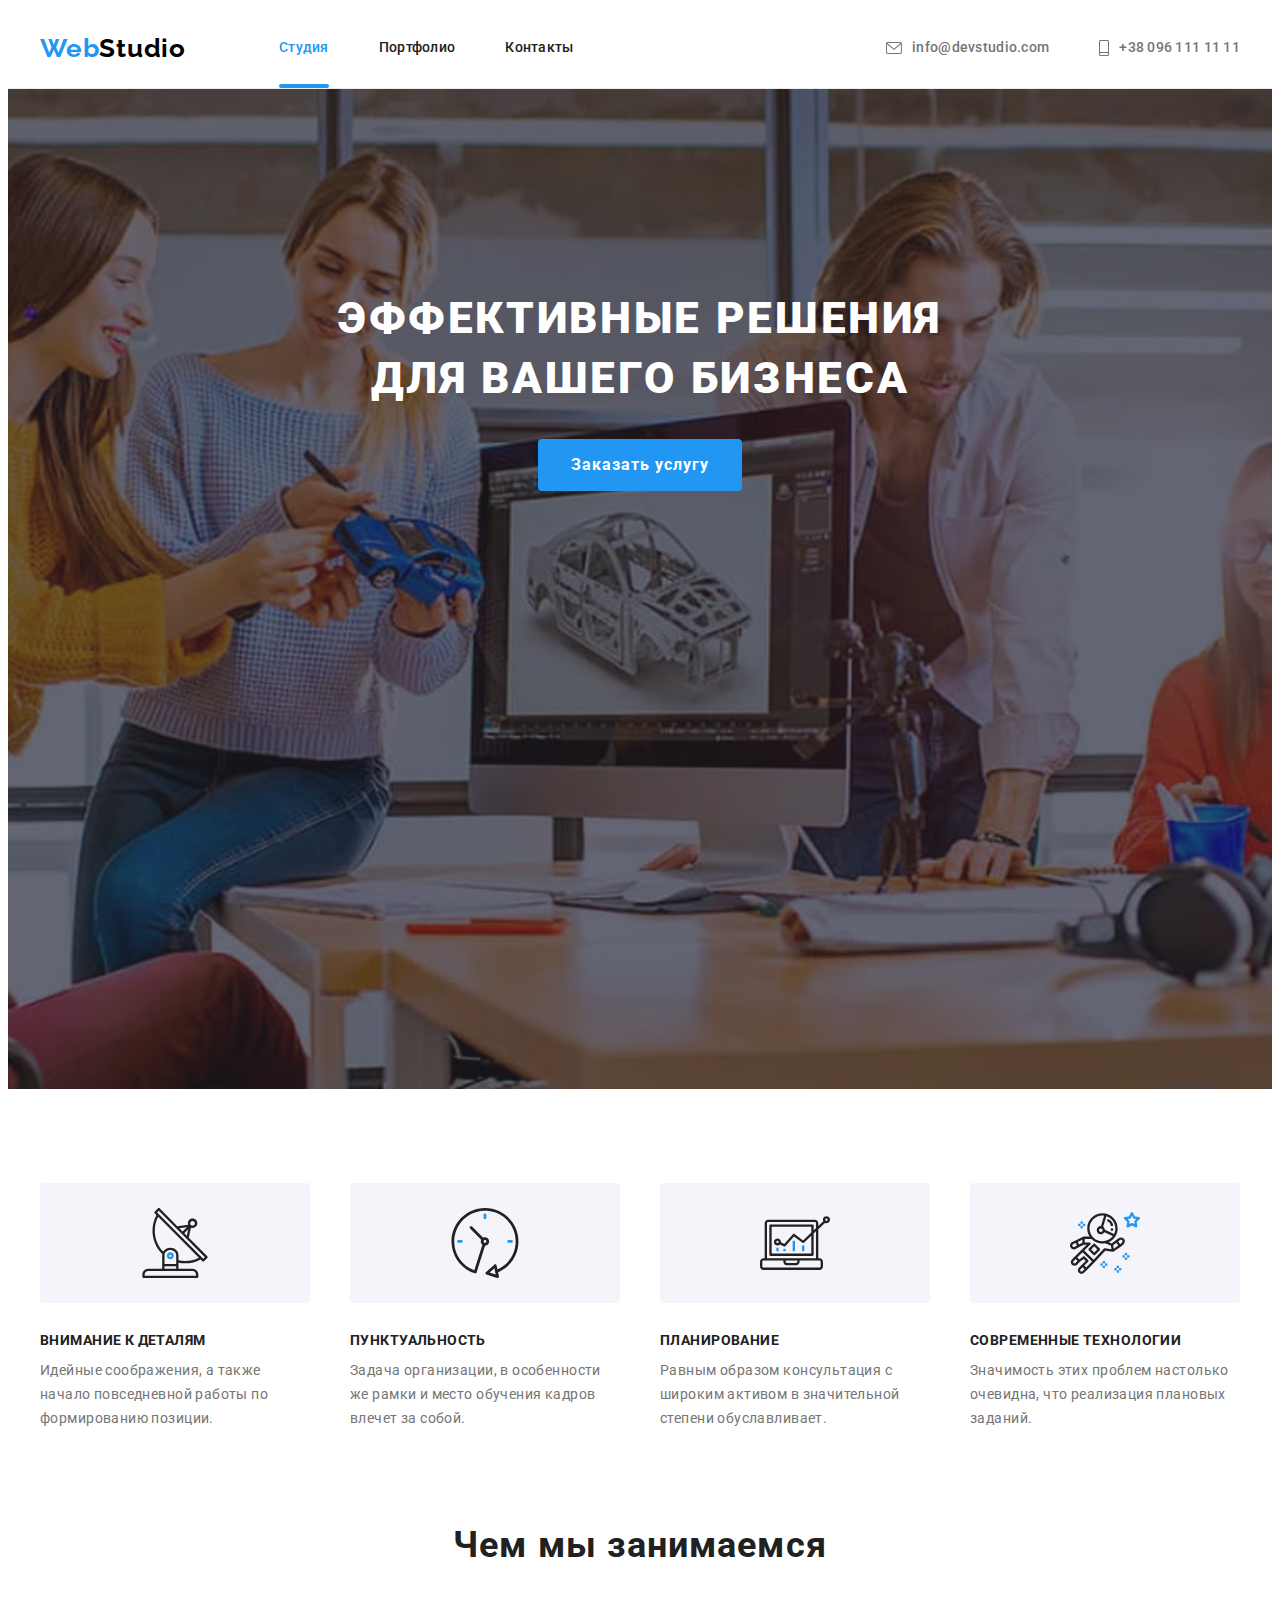
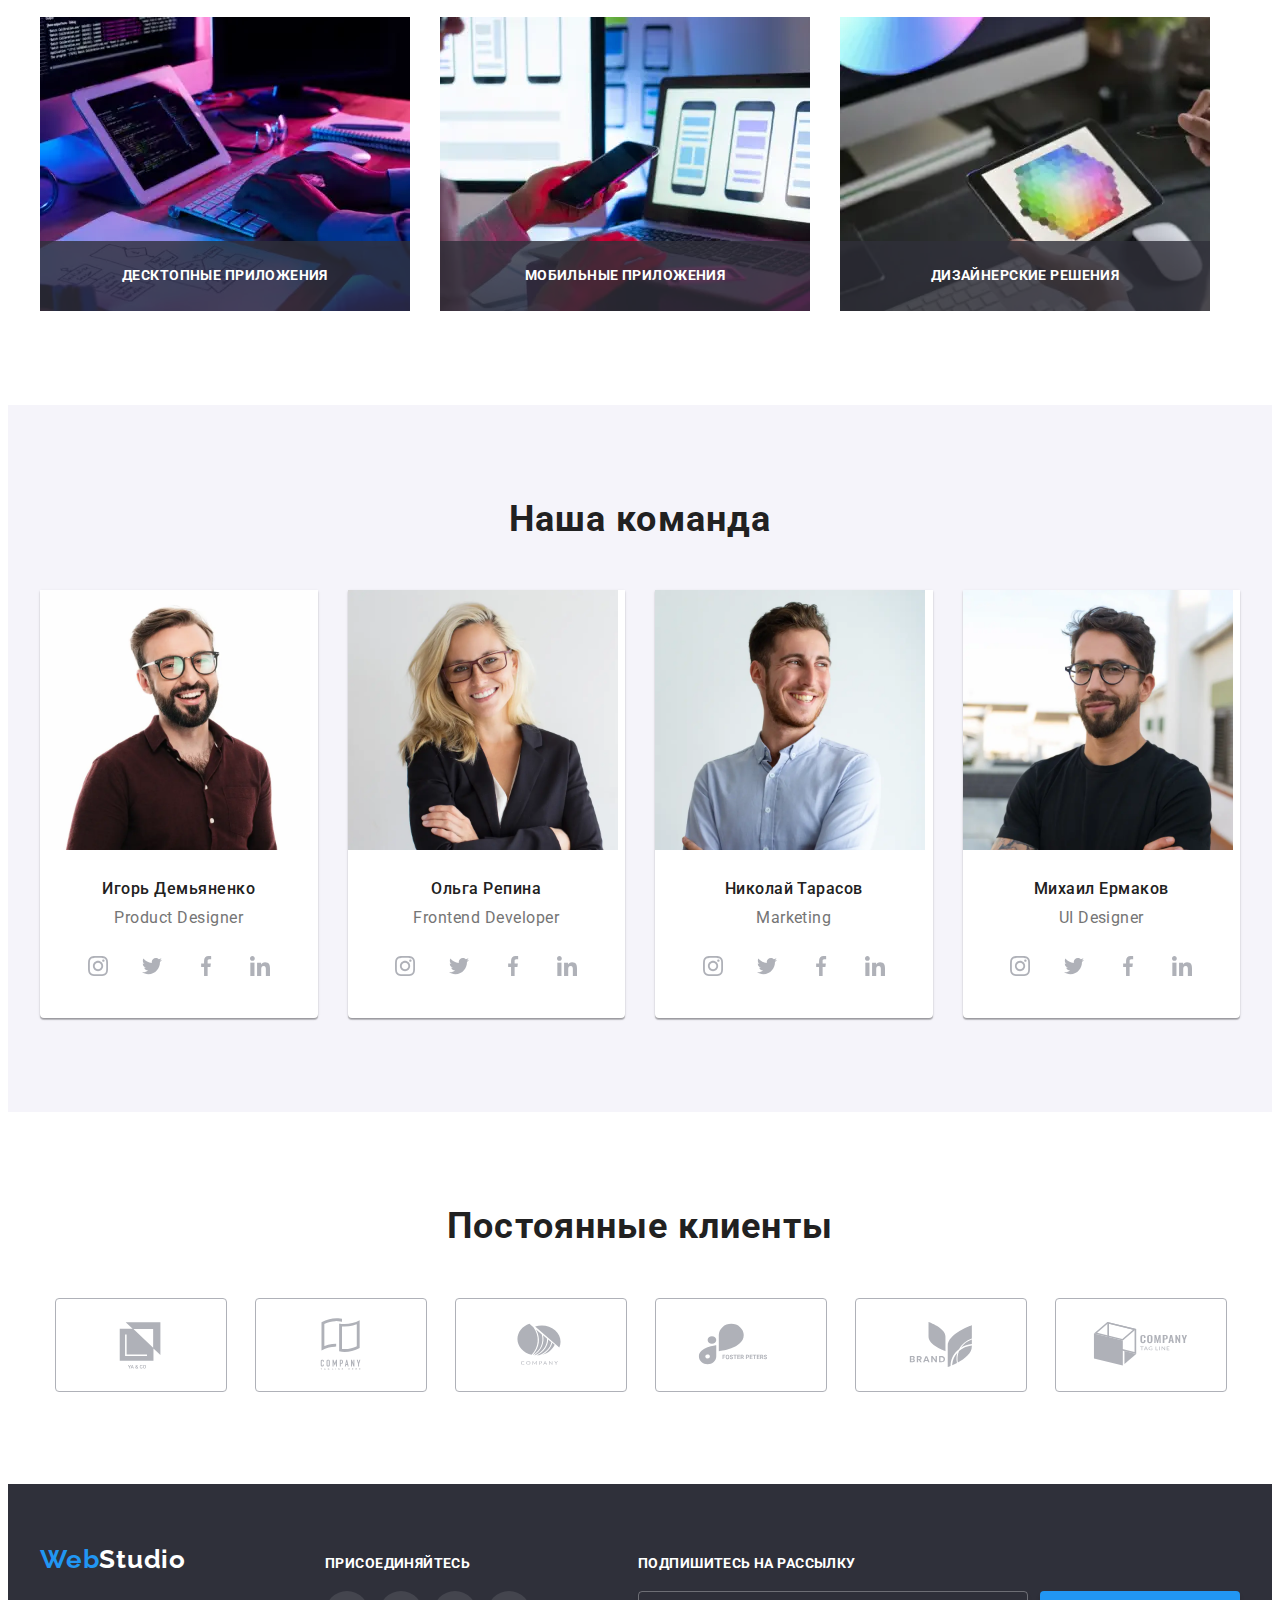
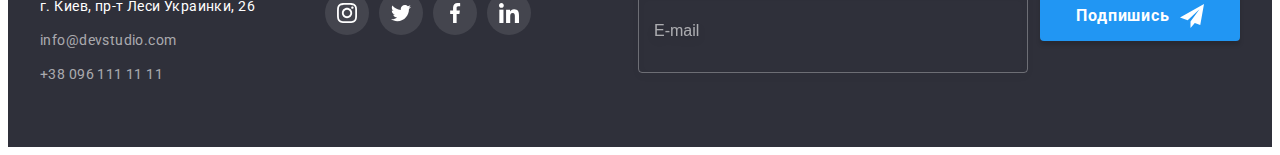
<file: index.html>
<!DOCTYPE html>
<html lang="ru">

<head>
  <meta charset="UTF-8" />
  <meta http-equiv="X-UA-Compatible" content="IE=edge" />
  <meta name="viewport" content="width=device-width, initial-scale=1.0" />
  <title>Studio</title>
  <link rel="preconnect" href="https://fonts.googleapis.com" />
  <link rel="preconnect" href="https://fonts.gstatic.com" crossorigin />
  <link href="https://fonts.googleapis.com/css2?family=Raleway:wght@700&family=Roboto:wght@400;500;700;900&display=swap"
    rel="stylesheet" />
  <link rel="stylesheet" href="https://cdnjs.cloudflare.com/ajax/libs/modern-normalize/1.1.0/modern-normalize.min.css"
    integrity="sha512-wpPYUAdjBVSE4KJnH1VR1HeZfpl1ub8YT/NKx4PuQ5NmX2tKuGu6U/JRp5y+Y8XG2tV+wKQpNHVUX03MfMFn9Q=="
    crossorigin="anonymous" referrerpolicy="no-referrer" />
  <link rel="stylesheet" href="./css/styles.css" />
</head>

<body>
  <!-- Header-->
  <header class="header">
    <div class="container">
      <!--Main Navigation-->
      <nav class="header-nav">
        <a href="./index.html" lang="en" class="header-logo link">
          <span class="logo-accent">Web</span>Studio
        </a>
        <ul class="header-list list">
          <li class="header-item">
            <a href="" class="header-link link active">Студия</a>
          </li>
          <li class="header-item">
            <a href="./portfolio.html" class="header-link link">Портфолио</a>
          </li>
          <li class="header-item">
            <a href="" class="header-link link"> Контакты</a>
          </li>
        </ul>
      </nav>
      <!-- Header Contacts-->
      <ul class="header-contacts-list list">
        <li class="header-item">
          <a href="mailto:info@devstudio.com" class="header-email link">
            <svg class="heder-mail-icon" width="16" height="12">
              <use href="./images/icons.svg#mail"></use>
            </svg>
            info@devstudio.com</a>
        </li>
        <li class="header-item">
          <a href="tel:+380961111111" class="header-tel link">
            <svg class="heder-tel-icon" width="10" height="16">
              <use href="./images/icons.svg#tel"></use>
            </svg>
            +38 096 111 11 11</a>
        </li>
      </ul>
    </div>
  </header>
  <!-- Main Content-->
  <main>
    <!-- Hero-->
    <section class="hero">

      <div class="container">
        <h1 class="hero-title">Эффективные решения для вашего бизнеса</h1>
        <button type="button" class="hero-btn" data-modal-open>Заказать услугу</button>
      </div>

    </section>
    <!-- Features-->
    <section class="features">
      <div class="container">
        <h2 class="features-title visually-hidden">Наши особенности</h2>
        <ul class="features-list list">
          <li class="features-item">
            <div class="features-thumb">
              <svg class="features-icon" width="70" height="70">
                <use href="./images/icons.svg#antenna"></use>
              </svg>
            </div>
            <h3 class="features-subtitle">Внимание к деталям</h3>
            <p class="features-text">
              Идейные соображения, а также начало повседневной работы по формированию позиции.
            </p>
          </li>
          <li class="features-item">
            <div class="features-thumb">
              <svg class="features-icon" width="70" height="70">
                <use href="./images/icons.svg#clock"></use>
              </svg>
            </div>
            <h3 class="features-subtitle">Пунктуальность</h3>
            <p class="features-text">
              Задача организации, в особенности же рамки и место обучения кадров влечет за собой.
            </p>
          </li>
          <li class="features-item">
            <div class="features-thumb">
              <svg class="features-icon" width="70" height="70">
                <use href="./images/icons.svg#diagram"></use>
              </svg>
            </div>
            <h3 class="features-subtitle">Планирование</h3>
            <p class="features-text">
              Равным образом консультация с широким активом в значительной степени обуславливает.
            </p>
          </li>
          <li class="features-item">
            <div class="features-thumb">
              <svg class="features-icon" width="70" height="70">
                <use href="./images/icons.svg#astronaut"></use>
              </svg>
            </div>
            <h3 class="features-subtitle">Современные технологии</h3>
            <p class="features-text">
              Значимость этих проблем настолько очевидна, что реализация плановых заданий.
            </p>
          </li>
        </ul>
      </div>

    </section>
    <!-- PRODUCTS -->
    <section class="products">
      <div class="container">
        <h2 class="products-title">Чем мы занимаемся</h2>
        <ul class="products-list list">
          <li class="products-item">
            <img src="./images/box1.webp" alt="Десктопные приложения" width="370" />
            <h3 class="products-item-title">Десктопные приложения</h3>
          </li>
          <li class="products-item">
            <img src="./images/box2.webp" alt="Мобильные приложения" width="370" />
            <h3 class="products-item-title">Мобильные приложения</h3>
          </li>
          <li class="products-item">
            <img src="./images/box3.webp" alt="Дизайнерские решения" width="370" />
            <h3 class="products-item-title">Дизайнерские решения</h3>
          </li>
        </ul>
      </div>
    </section>
    <!--  Our team-->
    <section class="team">
      <div class="container">
        <h2 class="team-title">Наша команда</h2>
        <ul class="team-list list">
          <li class="team-item">
            <img src="./images/photo1.webp" alt="Игорь Демьяненко - разработчик продукта" width="270" />
            <div class="team-title-wrap">
              <h3 class="team-subtitle">Игорь Демьяненко</h3>
              <p lang="en" class="team-text">Product Designer</p>
              <ul class="masters-soc-list list">
                <li class="masters-soc-item"><a href="" class="master-soc-link link">
                    <svg class="masters-soc-icon" width="20" height="20">
                      <use href="./images/icons.svg#instagram"></use>
                    </svg>
                  </a></li>
                <li class="masters-soc-item"><a href="" class="master-soc-link link">
                    <svg class="masters-soc-icon" width="20" height="20">
                      <use href="./images/icons.svg#twitter"></use>
                    </svg>
                  </a></li>
                <li class="masters-soc-item"><a href="" class="master-soc-link link">
                    <svg class="masters-soc-icon" width="20" height="20">
                      <use href="./images/icons.svg#facebook"></use>
                    </svg>
                  </a></li>
                <li class="masters-soc-item"><a href="" class="master-soc-link link">
                    <svg class="masters-soc-icon" width="20" height="20">
                      <use href="./images/icons.svg#linkedin"></use>
                    </svg>
                  </a></li>
              </ul>
            </div>
          </li>
          <li class="team-item">
            <img src="./images/photo2.webp" alt="Ольга Репина - фронтенд разработчик" width="270" />
            <div class="team-title-wrap">
              <h3 class="team-subtitle">Ольга Репина</h3>
              <p lang="en" class="team-text">Frontend Developer</p>
              <ul class="masters-soc-list list">
                <li class="masters-soc-item"><a href="" class="master-soc-link link">
                    <svg class="masters-soc-icon" width="20" height="20">
                      <use href="./images/icons.svg#instagram"></use>
                    </svg>
                  </a></li>
                <li class="masters-soc-item"><a href="" class="master-soc-link link">
                    <svg class="masters-soc-icon" width="20" height="20">
                      <use href="./images/icons.svg#twitter"></use>
                    </svg>
                  </a></li>
                <li class="masters-soc-item"><a href="" class="master-soc-link link">
                    <svg class="masters-soc-icon" width="20" height="20">
                      <use href="./images/icons.svg#facebook"></use>
                    </svg>
                  </a></li>
                <li class="masters-soc-item"><a href="" class="master-soc-link link">
                    <svg class="masters-soc-icon" width="20" height="20">
                      <use href="./images/icons.svg#linkedin"></use>
                    </svg>
                  </a></li>
              </ul>
            </div>
          </li>
          <li class="team-item">
            <img src="./images/photo3.webp" alt="Николай Тарасов - маркетинг менеджер" width="270" />
            <div class="team-title-wrap">
              <h3 class="team-subtitle">Николай Тарасов</h3>
              <p lang="en" class="team-text">Marketing</p>
              <ul class="masters-soc-list list">
                <li class="masters-soc-item"><a href="" class="master-soc-link link">
                    <svg class="masters-soc-icon" width="20" height="20">
                      <use href="./images/icons.svg#instagram"></use>
                    </svg>
                  </a></li>
                <li class="masters-soc-item"><a href="" class="master-soc-link link">
                    <svg class="masters-soc-icon" width="20" height="20">
                      <use href="./images/icons.svg#twitter"></use>
                    </svg>
                  </a></li>
                <li class="masters-soc-item"><a href="" class="master-soc-link link">
                    <svg class="masters-soc-icon" width="20" height="20">
                      <use href="./images/icons.svg#facebook"></use>
                    </svg>
                  </a></li>
                <li class="masters-soc-item"><a href="" class="master-soc-link link">
                    <svg class="masters-soc-icon" width="20" height="20">
                      <use href="./images/icons.svg#linkedin"></use>
                    </svg>
                  </a></li>
              </ul>
            </div>
          </li>
          <li class="team-item">
            <img src="./images/photo4.webp" alt="Михаил Ермаков - разработчик интерфейса" width="270" />
            <div class="team-title-wrap">
              <h3 class="team-subtitle">Михаил Ермаков</h3>
              <p lang="en" class="team-text">UI Designer</p>
              <ul class="masters-soc-list list">
                <li class="masters-soc-item"><a href="" class="master-soc-link link">
                    <svg class="masters-soc-icon" width="20" height="20">
                      <use href="./images/icons.svg#instagram"></use>
                    </svg>
                  </a></li>
                <li class="masters-soc-item"><a href="" class="master-soc-link link">
                    <svg class="masters-soc-icon" width="20" height="20">
                      <use href="./images/icons.svg#twitter"></use>
                    </svg>
                  </a></li>
                <li class="masters-soc-item"><a href="" class="master-soc-link link">
                    <svg class="masters-soc-icon" width="20" height="20">
                      <use href="./images/icons.svg#facebook"></use>
                    </svg>
                  </a></li>
                <li class="masters-soc-item"><a href="" class="master-soc-link link">
                    <svg class="masters-soc-icon" width="20" height="20">
                      <use href="./images/icons.svg#linkedin"></use>
                    </svg>
                  </a></li>
              </ul>
            </div>
          </li>
        </ul>
      </div>
    </section>
    <section class="clients">
      <div class="container">
        <h2 class="clients-title">Постоянные клиенты</h2>
        <ul class="clients-list list">
          <li class="clients-item">
            <a href="" class="clients-link">
              <svg class="clients-icon" width="106" height="60">
                <use href="./images/icons.svg#clients1"></use>
              </svg>
            </a>
          </li>
          <li class="clients-item">
            <a href="" class="clients-link">
              <svg class="clients-icon" width="106" height="60">
                <use href="./images/icons.svg#clients2"></use>
              </svg>
            </a>
          </li>
          <li class="clients-item">
            <a href="" class="clients-link">
              <svg class="clients-icon" width="106" height="60">
                <use href="./images/icons.svg#clients3"></use>
              </svg>
            </a>
          </li>
          <li class="clients-item">
            <a href="" class="clients-link">
              <svg class="clients-icon" width="106" height="60">
                <use href="./images/icons.svg#clients"></use>
              </svg>
            </a>
          </li>
          <li class="clients-item">
            <a href="" class="clients-link">
              <svg class="clients-icon" width="106" height="60">
                <use href="./images/icons.svg#clients5"></use>
              </svg>
            </a>
          </li>
          <li class="clients-item">
            <a href="" class="clients-link">
              <svg class="clients-icon" width="106" height="60">
                <use href="./images/icons.svg#clients6"></use>
              </svg>
            </a>
          </li>

        </ul>
      </div>
    </section>

  </main>
  <!--Footer-->
  <footer class="footer">
    <div class="container">
      <div class="footer-address-wrap">
        <a href="./index.html" lang="en" class="footer-logo link">
          <span class="logo-accent">Web</span>Studio
        </a>
        <address class="address">
          <ul class="footer-list list">
            <li class="footer-item">
              <a href="" class="footer-address link"> г. Киев, пр-т Леси Украинки, 26</a>
            </li>
            <li class="footer-item">
              <a href="mailto:info@devstudio.com" class="footer-email link">info@devstudio.com</a>
            </li>
            <li class="footer-item">
              <a href="tel:+380961111111" class="footer-tel link">+38 096 111 11 11</a>
            </li>
          </ul>
        </address>
      </div>
      <div class="footer-soc">
        <p class="footer-soc-title">присоединяйтесь</p>
        <ul class="footer-soc-list list">
          <li class="footer-soc-item"><a href="" class="footer-soc-link link">
              <svg class="footer-soc-icon" width="20" height="20">
                <use href="./images/icons.svg#instagram"></use>
              </svg>
            </a></li>
          <li class="footer-soc-item"><a href="" class="footer-soc-link link">
              <svg class="footer-soc-icon" width="20" height="20">
                <use href="./images/icons.svg#twitter"></use>
              </svg>
            </a></li>
          <li class="footer-soc-item"><a href="" class="footer-soc-link link">
              <svg class="footer-soc-icon" width="20" height="20">
                <use href="./images/icons.svg#facebook"></use>
              </svg>
            </a></li>
          <li class="footer-soc-item"><a href="" class="footer-soc-link link">
              <svg class="footer-soc-icon" width="20" height="20">
                <use href="./images/icons.svg#linkedin"></use>
              </svg>
            </a></li>
        </ul>
      </div>
      <div class="footer-connect">
        <p class="footer-soc-title">Подпишитесь на рассылку
        </p>
        <form class="subscribe-form">
          <label for="subscribe-email" class="input-label visually-hidden">E-mail</label>
          <input type="email" name="subscribe-email" placeholder="E-mail" class="subscribe-input" required
            id="subscribe-email">
          <button type="submit" class="hero-btn subscribe-btn">Подпишись
            <svg class="footer-subscribe-icon" width="24" height="24">
              <use href="./images/icons.svg#icon-send"></use>
            </svg>
          </button>
        </form>
      </div>
    </div>
  </footer>
  <div class="backdrop is-hidden" data-modal>
    <div class="modal">
      <button type="button" class="modal-close-btn" data-modal-close>
        <svg class="close-btn" width="18" height="18">
          <use href="./images/icons.svg#close"></use>
        </svg>
      </button>
      <p class="modal-title">Оставьте свои данные, мы вам перезвоним</p>
      <form class="modal-form">
        <div class="modal-field">

          <label for="user-name" class="input-label">Имя</label>
          <div class="input-wrap">
            <input type="text" name="user-name" class="modal-input" required id="user-name">
            <svg class="input-icon" width="12" height="12">
              <use href="./images/icons.svg#person"></use>
            </svg>
          </div>
        </div>
        <div class="modal-field">
          <label for="user-tel" class="input-label">Телефон</label>
          <div class="input-wrap">
            <input type="tel" name="user-tel" class="modal-input" required maxlength="10" id="user-tel">
            <svg class="input-icon" width="12" height="12">
              <use href="./images/icons.svg#tel2"></use>
            </svg>
          </div>
        </div>
        <div class="modal-field">
          <label for="user-email" class="input-label">Почта</label>
          <div class="input-wrap">
            <input type="email" name="user-email" class="modal-input" required id="user-email">
            <svg class="input-icon" width="12" height="12">
              <use href="./images/icons.svg#email"></use>
            </svg>
          </div>
        </div>
        <div class="modal-field margin-btm-20">
          <label for="modal-text" class="input-label">Коментарий</label>
          <textarea name="modal-text" id="modal-text" class="modal-text" placeholder="Введите текст"></textarea>
        </div>
        <div class="modal-field margin-btm-30">
          <input type="checkbox" name="privacy" id="privacy" class="input-check visually-hidden">
          <label for="privacy" class="check-text">Соглашаюсь с рассылкой и принимаю <a href=""> Условия
              договора</a></label>
        </div>
        <button type="submit" class="hero-btn">Отправить</button>
      </form>
    </div>
  </div>
  <script src="./js/modal.js"></script>
</body>

</html>
</file>
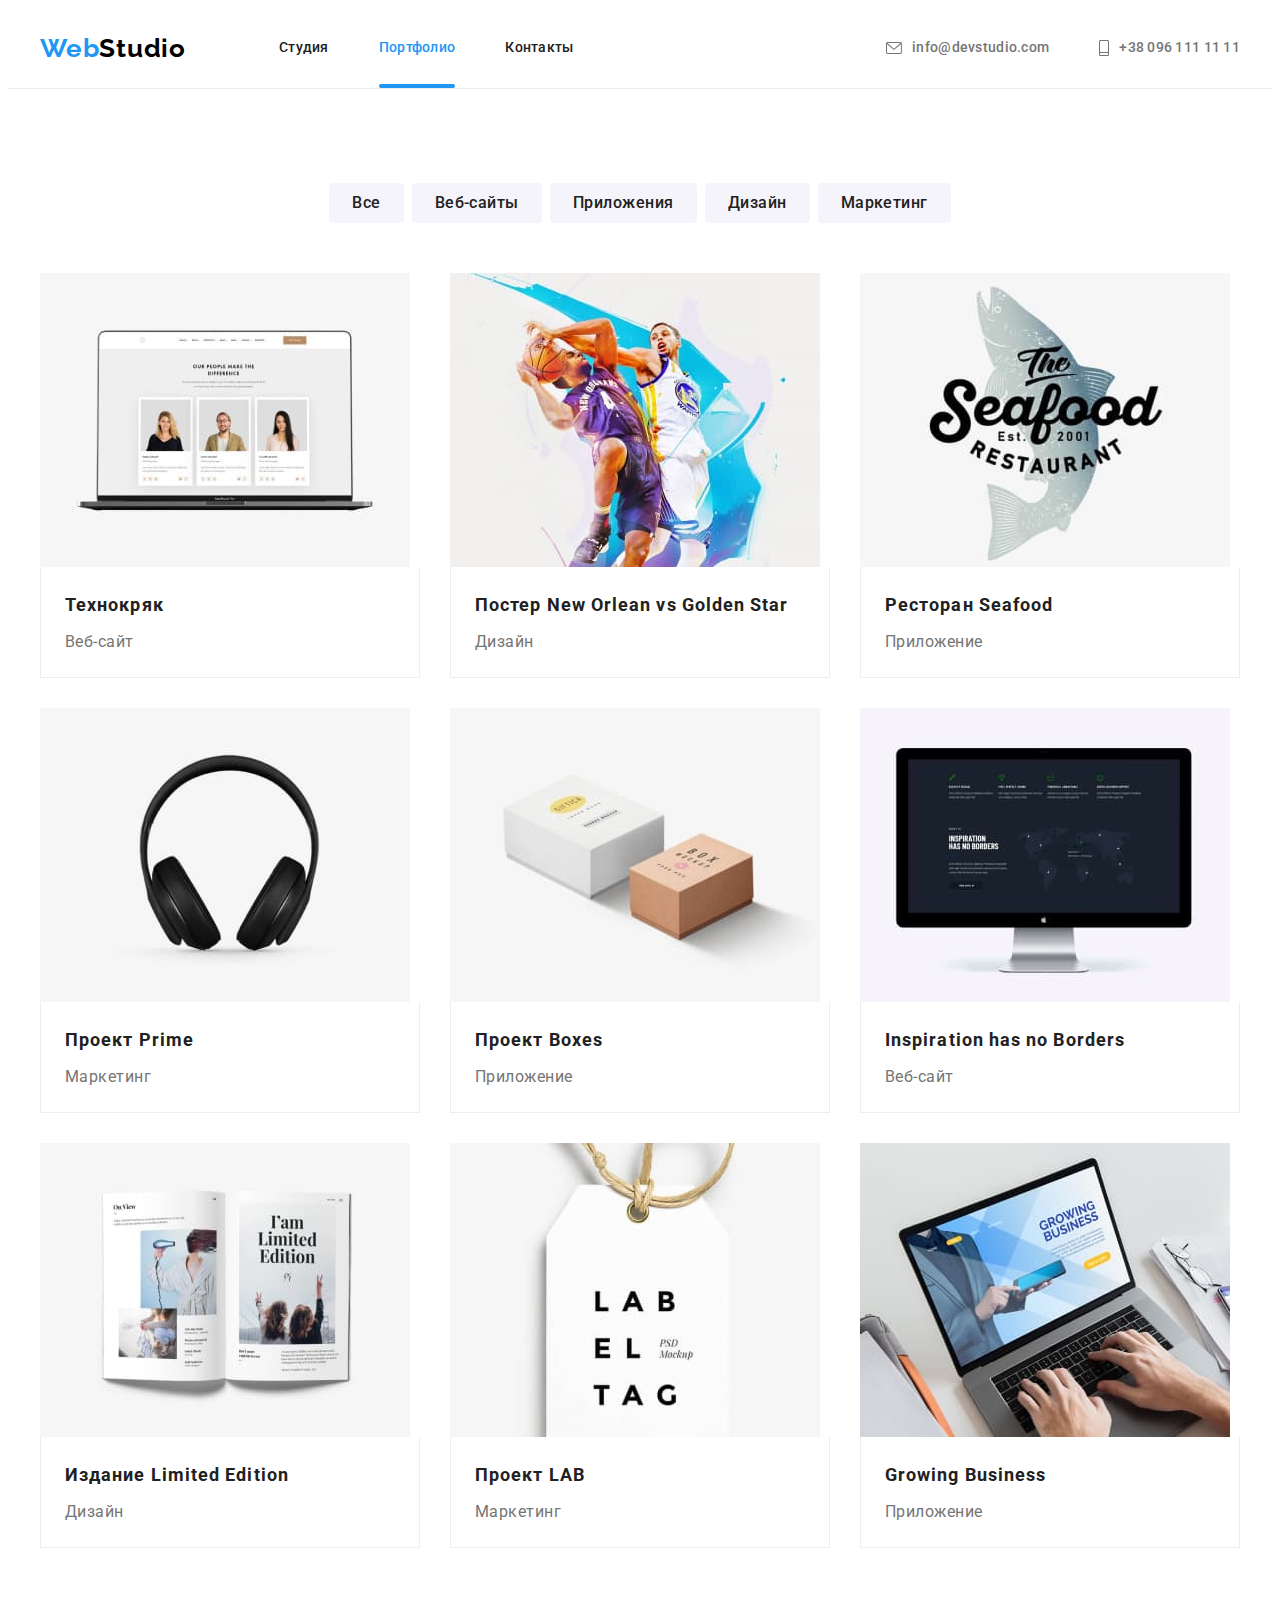
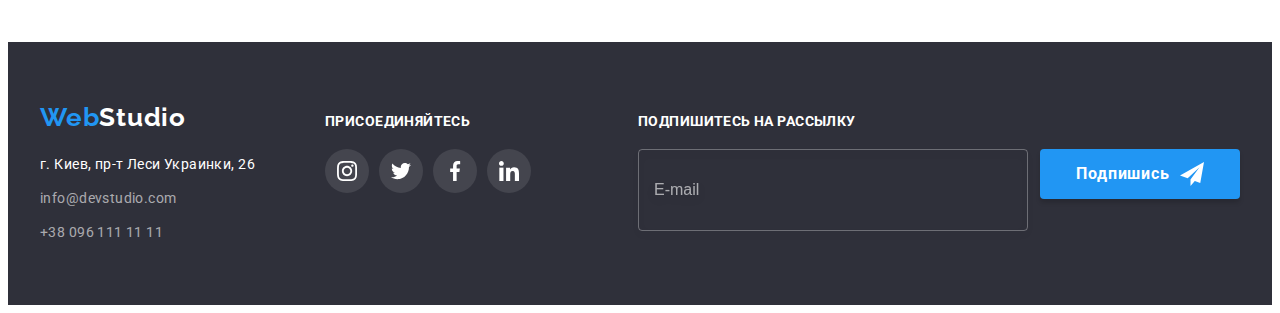
<file: portfolio.html>
<!DOCTYPE html>
<html lang="ru">

<head>
  <meta charset="UTF-8" />
  <meta http-equiv="X-UA-Compatible" content="IE=edge" />
  <meta name="viewport" content="width=device-width, initial-scale=1.0" />
  <title>Portfolio</title>
  <link rel="preconnect" href="https://fonts.googleapis.com" />
  <link rel="preconnect" href="https://fonts.gstatic.com" crossorigin />
  <link href="https://fonts.googleapis.com/css2?family=Raleway:wght@700&family=Roboto:wght@400;500;700;900&display=swap"
    rel="stylesheet" />
  <link rel="stylesheet" href="https://cdnjs.cloudflare.com/ajax/libs/modern-normalize/1.1.0/modern-normalize.min.css"
    integrity="sha512-wpPYUAdjBVSE4KJnH1VR1HeZfpl1ub8YT/NKx4PuQ5NmX2tKuGu6U/JRp5y+Y8XG2tV+wKQpNHVUX03MfMFn9Q=="
    crossorigin="anonymous" referrerpolicy="no-referrer" />
  <link rel="stylesheet" href="./css/styles.css" />
</head>

<body>
  <!-- Header-->
  <header class="header">
    <div class="container">
      <!--Main Navigation-->
      <nav class="header-nav">
        <a href="./index.html" lang="en" class="header-logo link">
          <span class="logo-accent">Web</span>Studio
        </a>
        <ul class="header-list list">
          <li class="header-item">
            <a href="./index.html" class="header-link link">Студия</a>
          </li>
          <li class="header-item">
            <a href="" class="header-link link active">Портфолио</a>
          </li>
          <li class="header-item">
            <a href="" class="header-link link"> Контакты</a>
          </li>
        </ul>
      </nav>
      <!-- Header Contacts-->
      <ul class="header-contacts-list list">
        <li class="header-item">
          <a href="mailto:info@devstudio.com" class="header-email link">
            <svg class="heder-mail-icon" width="16" height="12">
              <use href="./images/icons.svg#mail"></use>
            </svg>
            info@devstudio.com</a>
        </li>
        <li class="header-item">
          <a href="tel:+380961111111" class="header-tel link">
            <svg class="heder-tel-icon" width="10" height="16">
              <use href="./images/icons.svg#tel"></use>
            </svg>
            +38 096 111 11 11</a>
        </li>
      </ul>
    </div>
  </header>
  <!-- Main Content-->
  <main>
    <section class="portfolio">
      <div class="container">
        <h2 class="visually-hidden">Портфолио</h2>
        <ul class="portfolio-nav list">
          <li class="portfolio-item">
            <button type="button" class="portfolio-btn">Все</button>
          </li>
          <li class="portfolio-item">
            <button type="button" class="portfolio-btn">Веб-сайты</button>
          </li>
          <li class="portfolio-item">
            <button type="button" class="portfolio-btn">Приложения</button>
          </li>
          <li class="portfolio-item">
            <button type="button" class="portfolio-btn">Дизайн</button>
          </li>
          <li class="portfolio-item">
            <button type="button" class="portfolio-btn">Маркетинг</button>
          </li>
        </ul>
        <ul class="portfolio-list list">
          <li class="portfolio-item">
            <a href="" class="portfolio-link link">
              <div class="portfolio-top-wrap">
                <img src="./images/technocrack.jpg" alt="Веб-сайт Технокряк" width="370" />
                <p class="portfolio-top-text">Ресурс предлагает комплексные предложения с разным уровнем функционала и
                  сервисов. Все это позволит посетителю получить
                  исчерпывающие сведения о компании или частном лице.</p>
              </div>
              <div class="portfolio-title-wrap">
                <h3 class="portfolio-subtitle">Технокряк</h3>
                <p class="portfolio-text">Веб-сайт</p>
              </div>
            </a>
          </li>
          <li class="portfolio-item">
            <a href="" class="portfolio-link link">
              <div class="portfolio-top-wrap">
                <img src="./images/novsgs.jpg" alt="Постер New Orlean vs Golden Star" width="370" />
                <p class="portfolio-top-text">Ресурс предлагает комплексные предложения с разным уровнем функционала и
                  сервисов. Все это позволит посетителю получить
                  исчерпывающие сведения о компании или частном лице.</p>
              </div>
              <div class="portfolio-title-wrap">
                <h3 class="portfolio-subtitle">
                  Постер <span lang="en">New Orlean vs Golden Star</span>
                </h3>
                <p class="portfolio-text">Дизайн</p>
              </div>
            </a>
          </li>
          <li class="portfolio-item">
            <a href="" class="portfolio-link link">
              <div class="portfolio-top-wrap">
                <img src="./images/seafood.jpg" alt="Ресторан Seafood" width="370" />
                <p class="portfolio-top-text">Ресурс предлагает комплексные предложения с разным уровнем функционала и
                  сервисов. Все это позволит посетителю получить
                  исчерпывающие сведения о компании или частном лице.</p>
              </div>
              <div class="portfolio-title-wrap">
                <h3 class="portfolio-subtitle">Ресторан <span lang="en">Seafood</span></h3>
                <p class="portfolio-text">Приложение</p>
              </div>
            </a>
          </li>
          <li class="portfolio-item">
            <a href="" class="portfolio-link link">
              <div class="portfolio-top-wrap">
                <img src="./images/prime.jpg" alt="Проект Prime" width="370" />
                <p class="portfolio-top-text">Ресурс предлагает комплексные предложения с разным уровнем функционала и
                  сервисов. Все это позволит посетителю получить
                  исчерпывающие сведения о компании или частном лице.</p>
              </div>
              <div class="portfolio-title-wrap">
                <h3 class="portfolio-subtitle">Проект <span lang="en">Prime</span></h3>
                <p class="portfolio-text">Маркетинг</p>
              </div>
            </a>
          </li>
          <li class="portfolio-item">
            <a href="" class="portfolio-link link">
              <div class="portfolio-top-wrap">
                <img src="./images/boxes.jpg" alt="Проект Boxes" width="370" />
                <p class="portfolio-top-text">Ресурс предлагает комплексные предложения с разным уровнем функционала и
                  сервисов. Все это позволит посетителю получить
                  исчерпывающие сведения о компании или частном лице.</p>
              </div>
              <div class="portfolio-title-wrap">
                <h3 class="portfolio-subtitle">Проект <span lang="en">Boxes</span></h3>
                <p class="portfolio-text">Приложение</p>
              </div>
            </a>
          </li>
          <li class="portfolio-item">
            <a href="" class="portfolio-link link">
              <div class="portfolio-top-wrap">
                <img src="./images/inspiration.jpg" alt="Inspiration has no Borders" width="370" />
                <p class="portfolio-top-text">Ресурс предлагает комплексные предложения с разным уровнем функционала и
                  сервисов. Все это позволит посетителю получить
                  исчерпывающие сведения о компании или частном лице.</p>
              </div>
              <div class="portfolio-title-wrap">
                <h3 class="portfolio-subtitle" lang="en">Inspiration has no Borders</h3>
                <p class="portfolio-text">Веб-сайт</p>
              </div>
            </a>
          </li>
          <li class="portfolio-item">
            <a href="" class="portfolio-link link">
              <div class="portfolio-top-wrap">
                <img src="./images/limited-edition.jpg" alt="Издание Limited Edition" width="370" />
                <p class="portfolio-top-text">Ресурс предлагает комплексные предложения с разным уровнем функционала и
                  сервисов. Все это позволит посетителю получить
                  исчерпывающие сведения о компании или частном лице.</p>
              </div>
              <div class="portfolio-title-wrap">
                <h3 class="portfolio-subtitle">Издание <span lang="en">Limited Edition</span></h3>
                <p class="portfolio-text">Дизайн</p>
              </div>
            </a>
          </li>
          <li class="portfolio-item">
            <a href="" class="portfolio-link link">
              <div class="portfolio-top-wrap">
                <img src="./images/lab.jpg" alt="Проект LAB" width="370" />
                <p class="portfolio-top-text">Ресурс предлагает комплексные предложения с разным уровнем функционала и
                  сервисов. Все это позволит посетителю получить
                  исчерпывающие сведения о компании или частном лице.</p>
              </div>
              <div class="portfolio-title-wrap">
                <h3 class="portfolio-subtitle">Проект <span lang="en">LAB</span></h3>
                <p class="portfolio-text">Маркетинг</p>
              </div>
            </a>
          </li>
          <li class="portfolio-item">
            <a href="" class="portfolio-link link">
              <div class="portfolio-top-wrap">
                <img src="./images/growing-business.jpg" alt="Growing Business" width="370" />
                <p class="portfolio-top-text">Ресурс предлагает комплексные предложения с разным уровнем функционала и
                  сервисов. Все это позволит посетителю получить
                  исчерпывающие сведения о компании или частном лице.</p>
              </div>
              <div class="portfolio-title-wrap">
                <h3 class="portfolio-subtitle" lang="en">Growing Business</h3>
                <p class="portfolio-text">Приложение</p>
              </div>
            </a>
          </li>
        </ul>
      </div>
    </section>
  </main>
  <!--Footer-->
  <footer class="footer">
    <div class="container">
      <div class="footer-address-wrap">
        <a href="./index.html" lang="en" class="footer-logo link">
          <span class="logo-accent">Web</span>Studio
        </a>
        <address class="address">
          <ul class="footer-list list">
            <li class="footer-item">
              <a href="" class="footer-address link"> г. Киев, пр-т Леси Украинки, 26</a>
            </li>
            <li class="footer-item">
              <a href="mailto:info@devstudio.com" class="footer-email link">info@devstudio.com</a>
            </li>
            <li class="footer-item">
              <a href="tel:+380961111111" class="footer-tel link">+38 096 111 11 11</a>
            </li>
          </ul>
        </address>
      </div>
      <div class="footer-soc">
        <p class="footer-soc-title">присоединяйтесь</p>
        <ul class="footer-soc-list list">
          <li class="footer-soc-item"><a href="" class="footer-soc-link link">
              <svg class="footer-soc-icon" width="20" height="20">
                <use href="./images/icons.svg#instagram"></use>
              </svg>
            </a></li>
          <li class="footer-soc-item"><a href="" class="footer-soc-link link">
              <svg class="footer-soc-icon" width="20" height="20">
                <use href="./images/icons.svg#twitter"></use>
              </svg>
            </a></li>
          <li class="footer-soc-item"><a href="" class="footer-soc-link link">
              <svg class="footer-soc-icon" width="20" height="20">
                <use href="./images/icons.svg#facebook"></use>
              </svg>
            </a></li>
          <li class="footer-soc-item"><a href="" class="footer-soc-link link">
              <svg class="footer-soc-icon" width="20" height="20">
                <use href="./images/icons.svg#linkedin"></use>
              </svg>
            </a></li>
        </ul>
      </div>
      <div class="footer-connect">
        <p class="footer-soc-title">Подпишитесь на рассылку
        </p>
        <form class="subscribe-form">
          <label for="subscribe-email" class="input-label visually-hidden">E-mail</label>
          <input type="email" name="subscribe-email" placeholder="E-mail" class="subscribe-input" required
            id="subscribe-email">
          <button type="submit" class="hero-btn subscribe-btn">Подпишись
            <svg class="footer-subscribe-icon" width="24" height="24">
              <use href="./images/icons.svg#icon-send"></use>
            </svg>
          </button>
        </form>
      </div>
    </div>
  </footer>
</body>

</html>
</file>
<file: css/styles.css>
:root {
    --logo-dark-color:#000000;
    --logo-light-color: #FFFFFF;;
    --header-nav-color:#212121;
    --header-contacts-color:#757575;
    --main-title-color: #ffffff;
    --second-title-color: #212121;
    --border-check-color: #212121;
    --main-text-color: #757575;
    --accent-color: #2196F3;
    --main-btn-color: #2196F3;
    --second-btn-color: #F5F4FA;
    --main-bg-color: #2F303A;
    --team-card-bg: #FFFFFF;
    --footer-contacts-color: rgba(255, 255, 255, 0.6);
    --main-font: "Roboto", sans-serif;
}


/* ---------- reset styles -------------*/
p, h1, h2, h3, h4, h5, h6 {
    margin: 0;
}

ul {
    margin: 0;
    padding-left: 0;
}

button {
    cursor: pointer;
}

a {
    color: inherit;
}

img {
    display: block;
}

body {
    font-family: var(--main-font);
    color: var(--main-text-color);
}

.list {
    list-style: none;
}

.link {
    text-decoration: none;
}

a.active {
    color: var(--accent-color);
    position: relative;
}

a.active::after {
    content: '';
    display: block;
    height: 4px;
    width: 100%;
    background: var(--accent-color);
    border-color: var(--accent-color);
    border-radius: 2px;
    position:absolute;
bottom: 0;
}


.visually-hidden {
    position: absolute;
    white-space: nowrap;
    width: 1px;
    height: 1px;
    overflow: hidden;
    border: 0;
    padding: 0;
    clip: rect(0, 0, 0, 0);
    clip-path: inset(50%);
    margin: -1px;
}

.container {
    width: 1200px;
    margin: 0 auto;
    padding-left: 15px;
    padding-right: 15px;

}


/*--------- HEADER STYLES --------- */
.header {
    border-bottom: 1px solid #ECECEC;
    
}
.header .container {
    display: flex;
    align-items: center;
}

.header-nav {
    display: flex;
    align-items: center;
}


.header-logo {
    font-family: 'Raleway';
    font-weight: 700;
    font-size: 26px;
    line-height: 1.19;
    letter-spacing: 0.03em;
    color: var(--logo-dark-color);
    margin-right: 93px;
    padding: 24px 0;
}

.logo-accent   {
    color:var(--accent-color);
}

.header-link,
.header-tel,
.header-email {
    font-weight: 500;
    font-size: 14px;
    line-height: 1.14;
    letter-spacing: 0.02em;
    color: var(--header-nav-color);
    display: inline-block;
    padding: 32px 0;
    transition: color 250ms cubic-bezier(0.4, 0, 0.2, 1);
    
        
}

.header-tel,
.header-email {
    color: var(--header-contacts-color);
    display: flex;
    justify-content: center;
    align-items: center;
    
}

.heder-mail-icon,
.heder-tel-icon {
    margin-right: 10px;
    fill: currentColor;
}


.header-link:hover,
.header-link:focus,
.header-tel:hover,
.header-tel:focus,
.header-email:hover,
.header-email:focus {
    color: var(--accent-color);
}


.header-list, .header-contacts-list {
    display: flex;
    align-items: center;
}

.header-item:not(:last-child) {
    margin-right: 50px;
}


.header-contacts-list {
    margin-left: auto;
}



/*--------- HERO STYLES --------- */
.hero {
    background-color: var(--main-bg-color);
    max-width: 1600px;
        
        height: 600px;
        margin: 0 auto;
        background-image:
            linear-gradient(to right, rgba(47, 48, 58, 0.4), rgba(47, 48, 58, 0.4)),
            url(../images/herobg.jpg);
        background-repeat: no-repeat;
        background-position: center;
        background-size: cover;
        padding: 200px 0;
}

/*--- 
.hero-bg {
    width: 1600px;
    min-width: 1200px;
    height: 600px;
    margin: 0 auto;
    background-image:
        linear-gradient(to right, rgba(47, 48, 58, 0.4), rgba(47, 48, 58, 0.4)),
        url(../images/herobg.jpg);
    background-repeat: no-repeat;
    background-position: center;
    background-size: cover;

}
*/
    
.hero .container{
    text-align: center;
    
    
}

.hero-title {
    font-weight: 900;
    font-size: 44px;
    line-height: 1.36;
    letter-spacing: 0.06em;
    text-transform: uppercase;
    color:var(--main-title-color);
    max-width: 696px;
    display: block;
    margin: 0 auto;
    margin-bottom: 30px;
    
}

.hero-btn {
    font-family: inherit;
    font-weight: 700;
    font-size: 16px;
    line-height: 1.88;
    letter-spacing: 0.06em;
    color: #FFFFFF;
    background: var(--main-btn-color);
    display: block;
    min-width: 200px;
    min-height: 50px;
    padding: 10px 32px;
    border: 1px solid transparent;
    border-radius: 4px;
    margin: 0 auto;
    transition: background 250ms cubic-bezier(0.4, 0, 0.2, 1);
    transition: box-shadow 250ms cubic-bezier(0.4, 0, 0.2, 1);

}

.hero-btn:hover,
.hero-btn:focus {
    background: #188CE8;
    box-shadow: 0px 4px 4px rgba(0, 0, 0, 0.15);
}
 
/*--------- Features STYLES --------- */
.features {
    padding-top: 94px;
    padding-bottom: 94px;
}

.features-list {
    display: flex;
    justify-content: space-between;
}

.features-item {
    width: 270px;
}

.features-thumb {
    height: 120px;
    margin-bottom: 30px;
    display: flex;
    justify-content: center;
    align-items: center;
    background: #F5F4FA;
    border-radius: 4px;

}


.features-item + .features-item {
    margin-left: 30px;
}

.features-subtitle {
    font-weight: 700;
    font-size: 14px;
    line-height: 1.14;
    letter-spacing: 0.03em;
    text-transform: uppercase;
    color: var(--second-title-color);
    margin-bottom: 10px;
}

.features-text {
    font-size: 14px;
    line-height: 1.71;
    letter-spacing: 0.03em;
}

/*--------- Products STYLES --------- */

.products {
    padding-bottom: 94px;
}

.products-list {
    display: flex;
}

.products-item {

position: relative;
}

.products-item +.products-item {
    margin-left: 30px;
}


.products-item-title {
    display: flex;
    font-style: normal;
font-weight: 700;
font-size: 14px;
line-height: 1.14;
text-align: center;
letter-spacing: 0.03em;
text-transform: uppercase;
background: rgba(47, 48, 58, 0.8);
color: #FFFFFF;
width: 100%;
height: 70px;
position: absolute;
left: 0;
bottom: 0;
align-items: center;
justify-content: center;
}

.products-title {
    font-weight: 700;
    font-size: 36px;
    line-height: 1.16;
    text-align: center;
    letter-spacing: 0.03em;
    color: var(--second-title-color);
    margin-bottom: 50px;
}

/*--------- TEAM STYLES --------- */

.team {
    background-color: #F5F4FA;
    padding-top: 94px;
    padding-bottom: 94px;
}

.team-list {
    display: flex;
    margin: -15px;
}

.team-item {
    flex-basis: calc(100% / 3 - 30px);
    margin: 15px;
    
    background-color: var(--team-card-bg);
    box-shadow: 0px 1px 3px rgba(0, 0, 0, 0.12),
     0px 1px 1px rgba(0, 0, 0, 0.14),
      0px 2px 1px rgba(0, 0, 0, 0.2);
    border-radius: 0px 0px 4px 4px;
   
}

.team-title-wrap {
    padding: 30px 0;
}



.team-title {
    font-weight: 700;
    font-size: 36px;
    line-height: 1.16;
    text-align: center;
    letter-spacing: 0.03em;
    color: var(--second-title-color);
    margin-bottom: 50px;
}


.team-subtitle {
    font-weight: 500;
    font-size: 16px;
    line-height: 1.18;
    text-align: center;
    letter-spacing: 0.03em;
    color: var(--second-title-color);
    margin-bottom: 10px;
}

.team-text {
    font-size: 16px;
    line-height: 1.18;
    text-align: center;
    letter-spacing: 0.03em;
    margin-bottom: 16px;
}

.masters-soc-list {
    display: flex;
    justify-content: center;
}

.masters-soc-item {
    width: 44px;
    height: 44px;
    margin-left: 10px;
}

.masters-soc-item:first-child {
    margin-left: 0;
}


.master-soc-link {
    display: flex;
    align-items: center;
    justify-content: center;
    width: 100%;
    height: 100%;
    border-radius: 50%;
    color: #AFB1B8;
    transition: background-color 250ms cubic-bezier(0.4, 0, 0.2, 1),
                color 250ms cubic-bezier(0.4, 0, 0.2, 1);
   
}

.masters-soc-icon {
    fill: currentColor;
}

.master-soc-link:hover,
.master-soc-link:focus {
    background-color: var(--accent-color);
    color: #FFFFFF;
}


/*----------- CLIENTS ---------------*/

.clients {
    padding-top: 94px;
    padding-bottom: 94px;
    
}

.clients-title {
        font-weight: 700;
        font-size: 36px;
        line-height: 1.16;
        text-align: center;
        letter-spacing: 0.03em;
        color: var(--second-title-color);
         margin-bottom: 50px;
}

.clients-list {
    display: flex;
    justify-content: center;
}

.clients-item {
    width: 170px;
    height: 92px;
    
}

    
.clients-item:not(:last-child) {
    margin-right: 30px;
}

.clients-link {
    width: 100%;
    height: 100%;
    display: flex;
    justify-content: center;
    align-items: center;
    color: #AFB1B8;
    border: 1px solid #AFB1B8;
    border-radius: 4px;
    transition: color 250ms cubic-bezier(0.4, 0, 0.2, 1),
                border 250ms cubic-bezier(0.4, 0, 0.2, 1);
    
}

.clients-link:hover,
.clients-link:focus {
    color: var(--accent-color);
    border: 1px solid var(--accent-color);
    outline: transparent;
}

.clients-icon {
    fill: currentColor;
}

/*--------- Footer STYLES --------- */
.footer {
    background-color: var(--main-bg-color);
    padding-top: 60px;
    padding-bottom: 60px;
}

.footer-logo {
    font-family: 'Raleway';
    font-weight: 700;
    font-size: 26px;
    line-height: 1.19;
    letter-spacing: 0.03em;
    color: var(--logo-light-color);
    margin-bottom: 20px;
    display: inline-block;
}

.footer-logo span {
    color: var(--accent-color);
}

.address {
    font-style: normal;
    font-size: 14px;
    line-height: 1.71;
    letter-spacing: 0.03em;
    
}

.footer-address-wrap {
    color: #FFFFFF;
}

.footer-item:not(:last-child) {
    margin-bottom: 10px;
}

.footer-email,
.footer-tel {
    color: var(--footer-contacts-color);
    transition: color 250ms cubic-bezier(0.4, 0, 0.2, 1);
}

.footer-address, 
.footer-link {
    transition: color 250ms cubic-bezier(0.4, 0, 0.2, 1);
}

.footer-address:hover,
.footer-address:focus,
.footer-link:hover,
.footer-link:focus,
.footer-tel:hover,
.footer-tel:focus,
.footer-email:hover,
.footer-email:focus {
    color: var(--accent-color);
}

.footer .container {
    display: flex;
    align-items: baseline;
}

.footer-address-wrap {
    margin-right: 70px;
}
.footer-soc {
    margin-right: auto;
}
.footer-soc-title {
    font-weight: 700;
        font-size: 14px;
        line-height: 16px;
        letter-spacing: 0.03em;
        text-transform: uppercase;
        color: var(--main-title-color);
        margin-bottom: 20px;
}


.footer-soc-list {
    display: flex;
    justify-content: center;
}

.footer-soc-item {
    width: 44px;
    height: 44px;
    margin-left: 10px;
}

.footer-soc-item:first-child {
    margin-left: 0;
}


.footer-soc-link {
    display: flex;
    align-items: center;
    justify-content: center;
    width: 100%;
    height: 100%;
    border-radius: 50%;
    color: #FFFFFF;
    background: rgba(255, 255, 255, 0.1);
    transition: background-color 250ms cubic-bezier(0.4, 0, 0.2, 1);

}

.footer-soc-icon {
    fill: currentColor;
}

.footer-soc-link:hover,
.footer-soc-link:focus {
    background-color: var(--accent-color);
    
}


.subscribe-form {
    display: flex;
   
}
.subscribe-input {
    width: 358px;
    height: 50px;
    background-color: transparent;
    border: 1px solid rgba(255, 255, 255, 0.3);
        filter: drop-shadow(0px 4px 4px rgba(0, 0, 0, 0.15));
        border-radius: 4px;
        outline: transparent;
        padding: 15px;
        margin-right: 12px;
        color: rgba(255, 255, 255, 0.6);
}

.subscribe-btn {
    box-shadow: 0px 4px 4px rgba(0, 0, 0, 0.15);
    color:#FFFFFF;
    display: flex;
    justify-content: center;
    align-items: center;
    height: 50px;
}

.footer-subscribe-icon {
    fill: currentColor;
    margin-left: 10px;
}

.subscribe-input::placeholder {
font-style: normal;
font-weight: 400;
font-size: 16px;
line-height: 1.25;
color: rgba(255, 255, 255, 0.6);
}

.subscribe-input:focus {
    border-color:var(--accent-color)
    
}
/*-----------MODAL------------------*/

.backdrop {
    position: fixed;
    top: 0;
    left: 0;
    width: 100%;
    height: 100%;
    background: rgba(0, 0, 0, 0.2);
    transition: opacity 250ms cubic-bezier(0.4, 0, 0.2, 1), 
                visibility 250ms cubic-bezier(0.4, 0, 0.2, 1);
}

.backdrop.is-hidden .modal {
    transform: translate(-50%, -50%) scale(0);
}

.modal {
    position: absolute;
    top: 50%;
    left:50%;
    transform: translate(-50%,-50%) scale(1);
    width: 528px;
    min-height: 581px;
    background: #FFFFFF;
        box-shadow: 0px 1px 3px rgba(0, 0, 0, 0.12), 0px 1px 1px rgba(0, 0, 0, 0.14), 0px 2px 1px rgba(0, 0, 0, 0.2);
        border-radius: 4px;
        transition: transform 250ms cubic-bezier(0.4, 0, 0.2, 1);
    padding: 40px;
}


.modal-title {
    font-weight: 700;
        font-size: 20px;
        line-height: 1.15;
        text-align: center;
        letter-spacing: 0.03em;
        margin-bottom: 12px;
        color: var(--second-title-color:);
}

.input-label {
    font-weight: 400;
        font-size: 12px;
        line-height: 1.16;
        letter-spacing: 0.01em;
       color: var(--main-text-color);
       display: block;
       margin-bottom: 4px;
}

.modal-field {
    margin-bottom: 10px;
}



.modal-field.margin-btm-20 {
    margin-bottom: 20px;
}

.modal-field.margin-btm-30 {
    margin-bottom: 30px;
}


.input-wrap {
    position: relative;
}
.modal-input {
        width: 100%;
        height: 40px;
        border: 1px solid rgba(33, 33, 33, 0.2);
        border-radius: 4px;
        background-color: transparent;
        padding-left: 35px;
        outline: transparent;
        transition: border-color 250ms cubic-bezier(0.4, 0, 0.2, 1);
}

.modal-input:focus {
    border-color: var(--accent-color);
    
}
.modal-input:focus + .input-icon {
    fill: var(--accent-color);
    
}

.input-icon {
    position: absolute;
    left: 15px;
    top: 50%;
    transform: translateY(-50%);
    transition: fill 250ms cubic-bezier(0.4, 0, 0.2, 1);

}

.modal-text {
    width: 100%;
    height: 120px;
    
        border: 1px solid rgba(33, 33, 33, 0.2);
        border-radius: 4px;
        padding: 12px 16px;
        resize: none;
        transition: border-color 250ms cubic-bezier(0.4, 0, 0.2, 1);
        outline: transparent;
}

.modal-text:focus {
    border-color: var(--accent-color);
}

.modal-text::placeholder {
    font-weight: 400;
        font-size: 14px;
        line-height: 1,14;
        letter-spacing: 0.01em;
    
        color: rgba(117, 117, 117, 0.5);
}

.input-check:checked + .check-text::before {
    background-color: var(--accent-color);
    background-image: url(../images/che.svg);
    background-repeat: no-repeat;
    background-position: center;
    border-color: var(--accent-color);
    border-radius: 2px;
}

.input-check:focus + .check-text::before {
    border-color: var(--accent-color);
}
.check-text{
    font-weight: 400;
        font-size: 14px;
        line-height: 1.71;
        letter-spacing: 0.03em;
        display: flex;
        align-items: center;
        justify-content: center;
        color: var(--main-text-color);
}
.check-text::before {
    content: '';
    width: 16px;
    height: 15px;
    margin-right: 5px;
    border: 1px solid var(--border-check-color);
    border-radius: 2px;
}

.check-text a {
    color: var(--accent-color);
    margin-left: 5px;
}

.modal-close-btn {
    position: absolute;
    top:10px;
    right:10px;
    width: 30px;
    height: 30px;
    border: 1px solid rgba(0, 0, 0, 0.1);
    background-color: transparent;
    border-radius: 50%;
    display: flex;
    align-items: center;
    justify-content: center;
    outline: transparent;
    padding: 0;
    
}

.close-btn {
    transition: fill 250ms cubic-bezier(0.4, 0, 0.2, 1);
    
}


.close-btn:hover,
.close-btn:focus {
    fill: var(--accent-color);
}

.is-hidden {
    opacity: 0;
    visibility: hidden;
    pointer-events: none;
}

.no-scroll {
    overflow: hidden;
}



/*----------------PORTFOLIO STYLES--------------*/
/*------- Portfolio navigation ----------------*/
.portfolio  {
    padding: 94px 0;
}

.portfolio-nav {
    display: flex;
    justify-content: center;
    margin-bottom: 50px;
}

.portfolio-nav .portfolio-item {
    margin-left: 8px;   
}

.portfolio-nav .portfolio-item:first-child {
    margin-left: 0;
}

.portfolio-btn{
    font-family: inherit;
    font-weight: 500;
    font-size: 16px;
    line-height: 1.62;
    text-align: center;
    letter-spacing: 0.03em;
    color: #212121;
    background-color: var(--second-btn-color);
    cursor: pointer;
    padding: 6px 22px;
    border: 1px solid transparent;
    border-radius: 4px;
    transition: color 250ms cubic-bezier(0.4, 0, 0.2, 1),
                background-color 250ms cubic-bezier(0.4, 0, 0.2, 1),
                box-shadow 250ms cubic-bezier(0.4, 0, 0.2, 1);
}

.portfolio-btn:hover,
.portfolio-btn:focus {
    color: #ffffff;
    background-color: var(--main-btn-color);
    box-shadow: 0px 3px 1px rgba(0, 0, 0, 0.1), 0px 1px 2px rgba(0, 0, 0, 0.08), 0px 2px 2px rgba(0, 0, 0, 0.12);
}

/*------- Portfolio gallery ----------------*/
.portfolio-list {
    display: flex;
    flex-wrap: wrap;
    margin: -15px;
   
}

.portfolio-list .portfolio-item {
    flex-basis: calc(100% / 3 - 30px);
    margin: 15px;
    
}


.portfolio-link {
    display: block;
    transition: box-shadow 250ms cubic-bezier(0.4, 0, 0.2, 1);
    
    
}

.portfolio-link:hover,
.portfolio-link:focus {
box-shadow: 0px 1px 1px rgba(0, 0, 0, 0.12),
0px 4px 4px rgba(0, 0, 0, 0.06),
1px 4px 6px rgba(0, 0, 0, 0.16);
outline: transparent;
}
.portfolio-top-wrap {
    position: relative;
    overflow: hidden;
}

.portfolio-link:hover .portfolio-top-text,
.portfolio-link:focus .portfolio-top-text {
    transform: translateY(0);
}

.portfolio-top-text {
    position: absolute;
    top:0;
    font-weight: 400;
        font-size: 18px;
        line-height: 1.56;
        letter-spacing: 0.03em;
        color: #FFFFFF;
        background: rgba(33, 150, 243, 0.9);
        padding: 63px 24px;
        height: 100%;
        transform: translateY(101%);
        transition: transform 250ms cubic-bezier(0.4, 0, 0.2, 1);
        
}



.portfolio-title-wrap {
    padding: 20px 24px;
    border-bottom: 1px solid #EEEEEE;
    border-left: 1px solid #EEEEEE;
    border-right: 1px solid #EEEEEE;
    
}

.portfolio-subtitle {
    font-weight: 700;
    font-size: 18px;
    line-height: 2;
    letter-spacing: 0.06em;
    color: var(--second-title-color);
    margin-bottom: 4px;
}

.portfolio-text {
    font-size: 16px;
    line-height: 1.88;
    letter-spacing: 0.03em;
}
</file>
